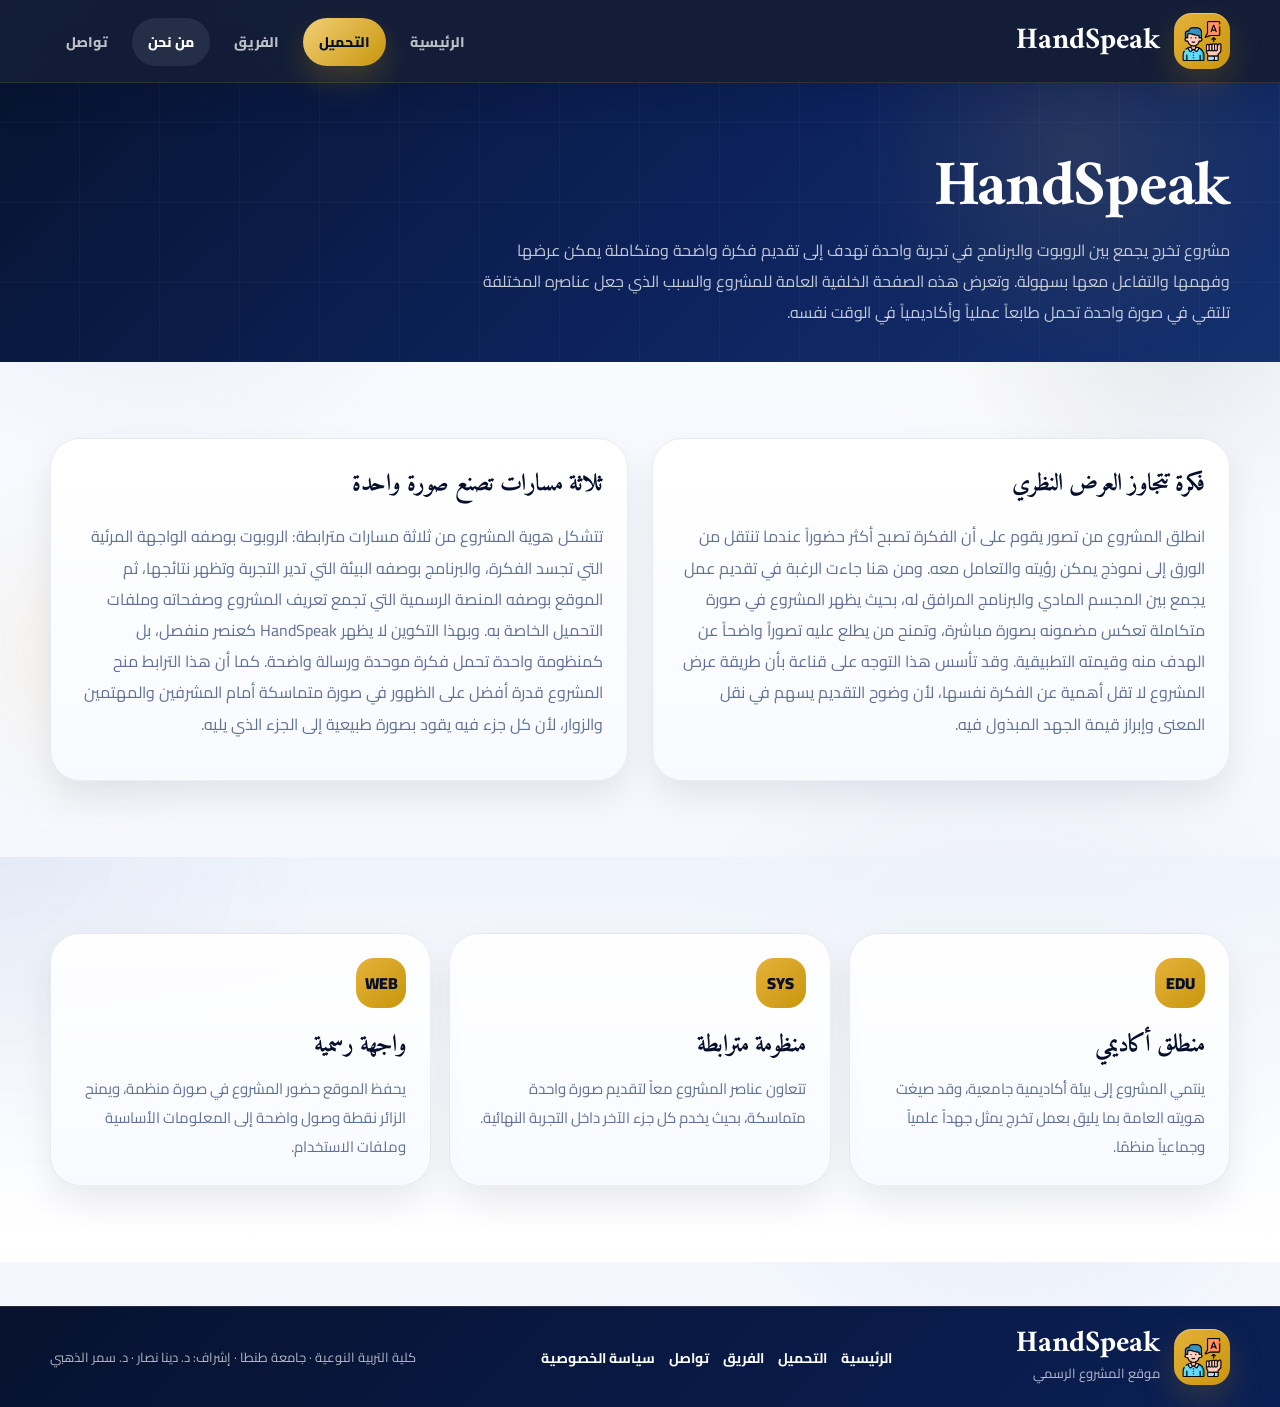
<file: about.html>
<!DOCTYPE html>
<html lang="ar" dir="rtl">
<head>
  <meta charset="UTF-8">
  <meta name="viewport" content="width=device-width, initial-scale=1.0">
  <title>عن مشروع HandSpeak | نبذة رسمية عن مترجم لغة الإشارة</title>
  <meta name="description" content="تعرف على مشروع HandSpeak ورؤيته العامة وطبيعة تكوينه بوصفه مشروع تخرج يجمع بين الروبوت والبرنامج والموقع في منظومة واحدة.">
  <link rel="canonical" href="https://handspeak.net/about.html">
  <meta property="og:type" content="article">
  <meta property="og:title" content="عن مشروع HandSpeak">
  <meta property="og:description" content="نبذة رسمية عن مشروع HandSpeak ورؤيته العامة وطبيعة تكوينه والهوية الأكاديمية التي ينطلق منها.">
  <meta property="og:url" content="https://handspeak.net/about.html">
  <meta property="og:image" content="https://handspeak.net/assets/brand-icon.png">
  <link rel="preconnect" href="https://fonts.googleapis.com">
  <link rel="preconnect" href="https://fonts.gstatic.com" crossorigin>
  <link href="https://fonts.googleapis.com/css2?family=Cairo:wght@400;500;600;700;800;900&family=Amiri:wght@400;700&display=swap" rel="stylesheet">
  <link rel="icon" type="image/png" href="assets/brand-icon.png">
  <link rel="stylesheet" href="assets/site.css">
</head>
<body data-page="about">
  <div id="site-header"></div>

  <main>
    <section class="page-hero">
      <div class="container">
        <span class="page-kicker">عن المشروع</span>
        <h1 class="page-title reveal">HandSpeak</h1>
        <p class="page-lead reveal">مشروع تخرج يجمع بين الروبوت والبرنامج في تجربة واحدة تهدف إلى تقديم فكرة واضحة ومتكاملة يمكن عرضها وفهمها والتفاعل معها بسهولة. وتعرض هذه الصفحة الخلفية العامة للمشروع والسبب الذي جعل عناصره المختلفة تلتقي في صورة واحدة تحمل طابعاً عملياً وأكاديمياً في الوقت نفسه.</p>
      </div>
    </section>

    <section class="section">
      <div class="container split">
        <div class="story-panel reveal">
          <span class="eyebrow">الرؤية</span>
          <h3>فكرة تتجاوز العرض النظري</h3>
          <p>انطلق المشروع من تصور يقوم على أن الفكرة تصبح أكثر حضوراً عندما تنتقل من الورق إلى نموذج يمكن رؤيته والتعامل معه. ومن هنا جاءت الرغبة في تقديم عمل يجمع بين المجسم المادي والبرنامج المرافق له، بحيث يظهر المشروع في صورة متكاملة تعكس مضمونه بصورة مباشرة، وتمنح من يطلع عليه تصوراً واضحاً عن الهدف منه وقيمته التطبيقية. وقد تأسس هذا التوجه على قناعة بأن طريقة عرض المشروع لا تقل أهمية عن الفكرة نفسها، لأن وضوح التقديم يسهم في نقل المعنى وإبراز قيمة الجهد المبذول فيه.</p>
        </div>

        <div class="feature-panel reveal">
          <span class="eyebrow">البنية العامة</span>
          <h3>ثلاثة مسارات تصنع صورة واحدة</h3>
          <p>تتشكل هوية المشروع من ثلاثة مسارات مترابطة: الروبوت بوصفه الواجهة المرئية التي تجسد الفكرة، والبرنامج بوصفه البيئة التي تدير التجربة وتظهر نتائجها، ثم الموقع بوصفه المنصة الرسمية التي تجمع تعريف المشروع وصفحاته وملفات التحميل الخاصة به. وبهذا التكوين لا يظهر HandSpeak كعنصر منفصل، بل كمنظومة واحدة تحمل فكرة موحدة ورسالة واضحة. كما أن هذا الترابط منح المشروع قدرة أفضل على الظهور في صورة متماسكة أمام المشرفين والمهتمين والزوار، لأن كل جزء فيه يقود بصورة طبيعية إلى الجزء الذي يليه.</p>
        </div>
      </div>
    </section>

    <section class="section surface">
      <div class="container">
        <div class="cards-grid">
          <article class="card reveal">
            <div class="card-badge">EDU</div>
            <h3>منطلق أكاديمي</h3>
            <p>ينتمي المشروع إلى بيئة أكاديمية جامعية، وقد صيغت هويته العامة بما يليق بعمل تخرج يمثل جهداً علمياً وجماعياً منظمًا.</p>
          </article>
          <article class="card reveal">
            <div class="card-badge">SYS</div>
            <h3>منظومة مترابطة</h3>
            <p>تتعاون عناصر المشروع معاً لتقديم صورة واحدة متماسكة، بحيث يخدم كل جزء الآخر داخل التجربة النهائية.</p>
          </article>
          <article class="card reveal">
            <div class="card-badge">WEB</div>
            <h3>واجهة رسمية</h3>
            <p>يحفظ الموقع حضور المشروع في صورة منظمة، ويمنح الزائر نقطة وصول واضحة إلى المعلومات الأساسية وملفات الاستخدام.</p>
          </article>
        </div>
      </div>
    </section>
  </main>

  <div id="site-footer"></div>

  <script src="assets/site.js"></script>
</body>
</html>
</file>
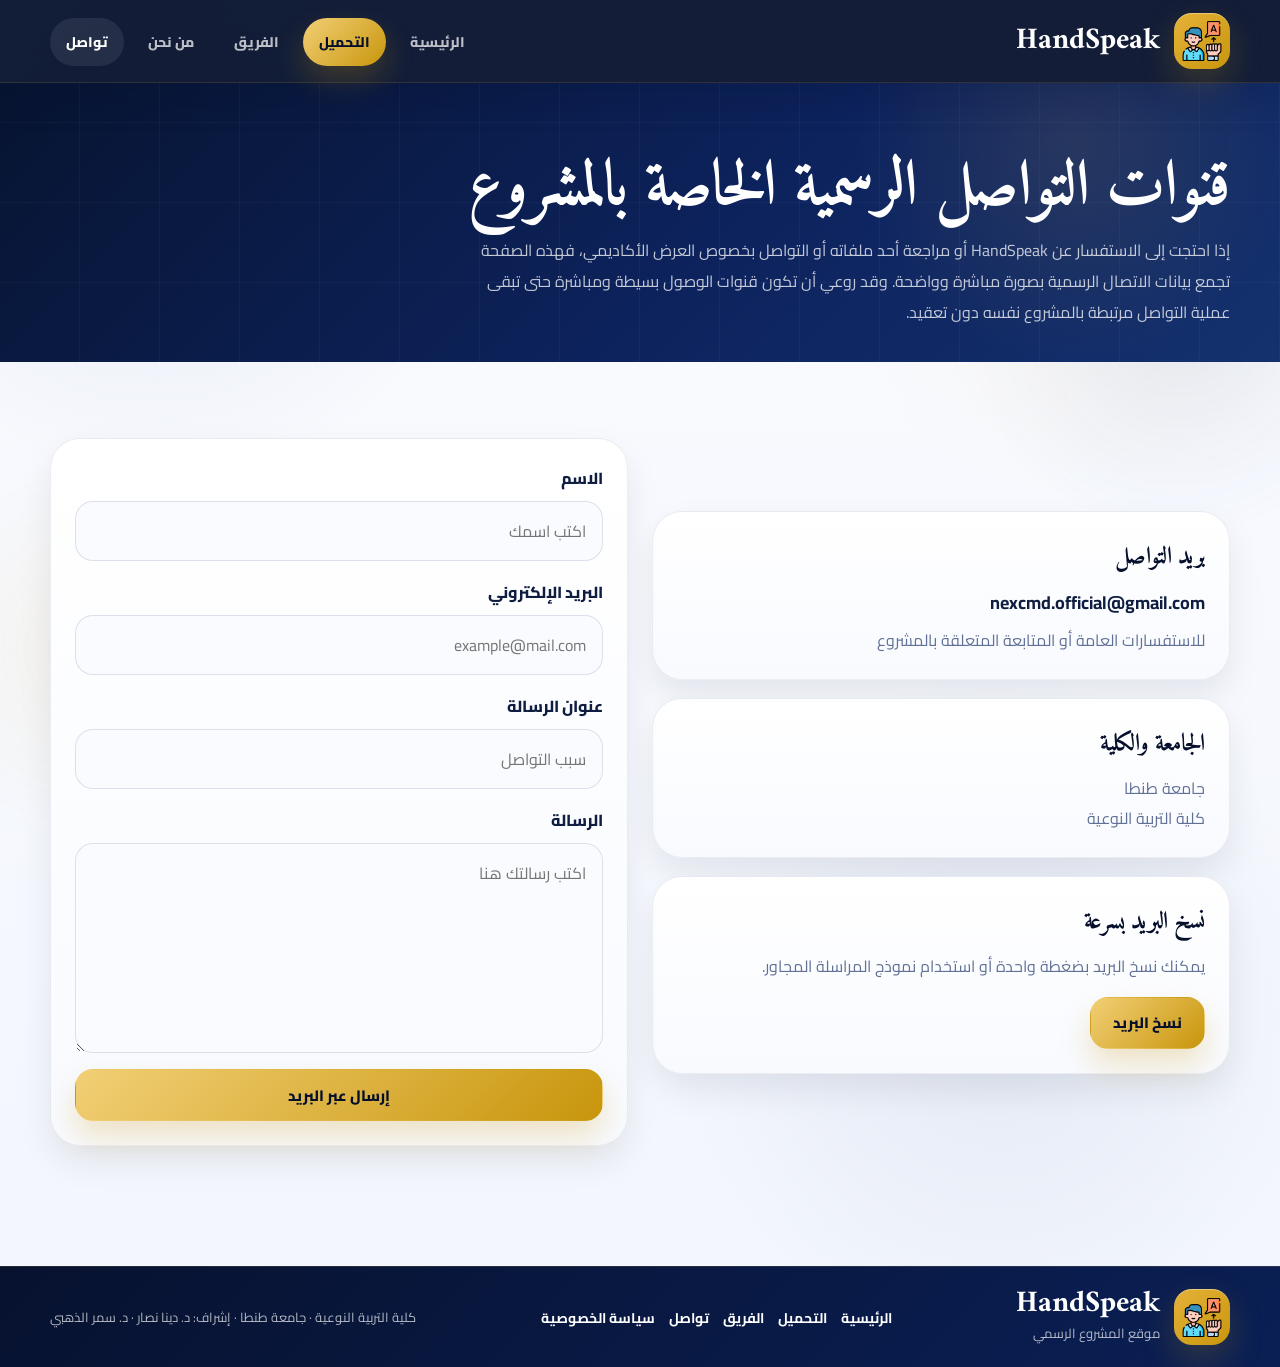
<file: contact.html>
<!DOCTYPE html>
<html lang="ar" dir="rtl">
<head>
  <meta charset="UTF-8">
  <meta name="viewport" content="width=device-width, initial-scale=1.0">
  <title>تواصل مع HandSpeak | الصفحة الرسمية للتواصل</title>
  <meta name="description" content="تواصل مع مشروع HandSpeak من خلال الصفحة الرسمية التي تضم البريد المعتمد وروابط الجامعة والكلية ونموذج مراسلة مباشر.">
  <link rel="canonical" href="https://handspeak.net/contact.html">
  <meta property="og:type" content="website">
  <meta property="og:title" content="تواصل مع مشروع HandSpeak">
  <meta property="og:description" content="صفحة التواصل الرسمية الخاصة بمشروع HandSpeak وتضم البريد المعتمد وروابط الجامعة والكلية.">
  <meta property="og:url" content="https://handspeak.net/contact.html">
  <meta property="og:image" content="https://handspeak.net/assets/brand-icon.png">
  <link rel="preconnect" href="https://fonts.googleapis.com">
  <link rel="preconnect" href="https://fonts.gstatic.com" crossorigin>
  <link href="https://fonts.googleapis.com/css2?family=Cairo:wght@400;500;600;700;800;900&family=Amiri:wght@400;700&display=swap" rel="stylesheet">
  <link rel="icon" type="image/png" href="assets/brand-icon.png">
  <link rel="stylesheet" href="assets/site.css">
</head>
<body data-page="contact">
  <div id="site-header"></div>

  <main>
    <section class="page-hero">
      <div class="container">
        <span class="page-kicker">تواصل معنا</span>
        <h1 class="page-title reveal">قنوات التواصل الرسمية الخاصة بالمشروع</h1>
        <p class="page-lead reveal">إذا احتجت إلى الاستفسار عن HandSpeak أو مراجعة أحد ملفاته أو التواصل بخصوص العرض الأكاديمي، فهذه الصفحة تجمع بيانات الاتصال الرسمية بصورة مباشرة وواضحة. وقد روعي أن تكون قنوات الوصول بسيطة ومباشرة حتى تبقى عملية التواصل مرتبطة بالمشروع نفسه دون تعقيد.</p>
      </div>
    </section>

    <section class="section">
      <div class="container contact-grid">
        <div class="contact-cards">
          <article class="contact-card reveal">
            <h3>بريد التواصل</h3>
            <strong>nexcmd.official@gmail.com</strong>
            <span>للاستفسارات العامة أو المتابعة المتعلقة بالمشروع</span>
          </article>
          <article class="contact-card reveal">
            <h3>الجامعة والكلية</h3>
            <a href="https://tanta.edu.eg/" target="_blank" rel="noreferrer">جامعة طنطا</a>
            <br>
            <a href="https://spe.tanta.edu.eg/" target="_blank" rel="noreferrer">كلية التربية النوعية</a>
          </article>
          <article class="contact-card reveal">
            <h3>نسخ البريد بسرعة</h3>
            <span>يمكنك نسخ البريد بضغطة واحدة أو استخدام نموذج المراسلة المجاور.</span>
            <div style="margin-top:16px;">
              <button class="button button-primary" type="button" data-copy-mail="nexcmd.official@gmail.com">نسخ البريد</button>
            </div>
          </article>
        </div>

        <form class="contact-form reveal" id="contactForm">
          <div class="field">
            <label for="name">الاسم</label>
            <input id="name" name="name" type="text" placeholder="اكتب اسمك">
          </div>
          <div class="field">
            <label for="email">البريد الإلكتروني</label>
            <input id="email" name="email" type="email" placeholder="example@mail.com">
          </div>
          <div class="field">
            <label for="subject">عنوان الرسالة</label>
            <input id="subject" name="subject" type="text" placeholder="سبب التواصل">
          </div>
          <div class="field">
            <label for="message">الرسالة</label>
            <textarea id="message" name="message" rows="6" placeholder="اكتب رسالتك هنا"></textarea>
          </div>
          <button class="button button-primary" type="submit">إرسال عبر البريد</button>
        </form>
      </div>
    </section>
  </main>

  <div id="site-footer"></div>

  <script src="assets/site.js"></script>
</body>
</html>
</file>
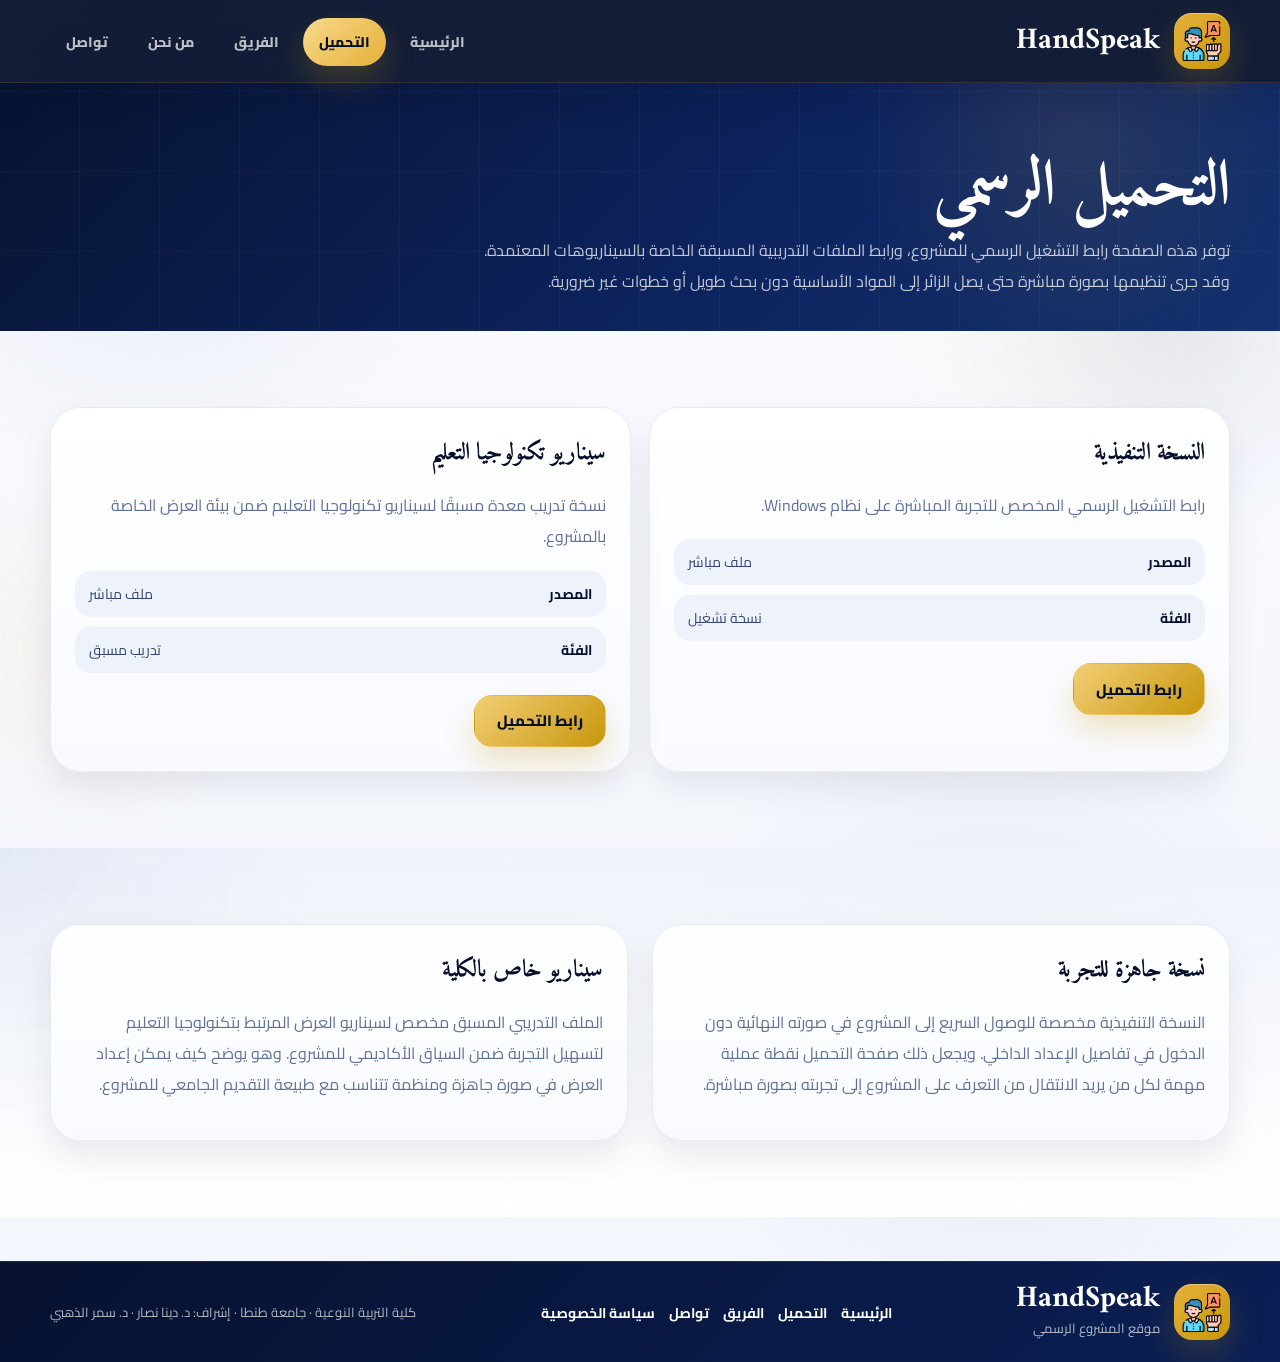
<file: downloads.html>
<!DOCTYPE html>
<html lang="ar" dir="rtl">
<head>
  <meta charset="UTF-8">
  <meta name="viewport" content="width=device-width, initial-scale=1.0">
  <title>تحميل HandSpeak | التطبيق والسيناريوهات الرسمية</title>
  <meta name="description" content="حمّل التطبيق الرسمي لمشروع HandSpeak وسيناريوهات العرض المعتمدة من خلال صفحة التحميل الرسمية على موقع handspeak.net.">
  <link rel="canonical" href="https://handspeak.net/downloads.html">
  <meta property="og:type" content="website">
  <meta property="og:title" content="تحميل HandSpeak">
  <meta property="og:description" content="صفحة التحميل الرسمية للتطبيق والسيناريوهات المعتمدة في مشروع HandSpeak.">
  <meta property="og:url" content="https://handspeak.net/downloads.html">
  <meta property="og:image" content="https://handspeak.net/assets/brand-icon.png">
  <link rel="preconnect" href="https://fonts.googleapis.com">
  <link rel="preconnect" href="https://fonts.gstatic.com" crossorigin>
  <link href="https://fonts.googleapis.com/css2?family=Cairo:wght@400;500;600;700;800;900&family=Amiri:wght@400;700&display=swap" rel="stylesheet">
  <link rel="icon" type="image/png" href="assets/brand-icon.png">
  <link rel="stylesheet" href="assets/site.css">
</head>
<body data-page="downloads">
  <div id="site-header"></div>

  <main>
    <section class="page-hero">
      <div class="container">
        <span class="page-kicker">التحميل</span>
        <h1 class="page-title reveal">التحميل الرسمي</h1>
        <p class="page-lead reveal">توفر هذه الصفحة رابط التشغيل الرسمي للمشروع، ورابط الملفات التدريبية المسبقة الخاصة بالسيناريوهات المعتمدة. وقد جرى تنظيمها بصورة مباشرة حتى يصل الزائر إلى المواد الأساسية دون بحث طويل أو خطوات غير ضرورية.</p>
      </div>
    </section>

    <section class="section">
      <div class="container">
        <div class="download-grid">
          <article class="download-card reveal">
            <h3>النسخة التنفيذية</h3>
            <p>رابط التشغيل الرسمي المخصص للتجربة المباشرة على نظام Windows.</p>
            <div class="download-meta">
              <span><strong>المصدر</strong>ملف مباشر</span>
              <span><strong>الفئة</strong>نسخة تشغيل</span>
            </div>
            <a class="button button-primary" href="downloads/HandSpeakSetup.zip" download>رابط التحميل</a>
          </article>

          <article class="download-card reveal">
            <h3>سيناريو تكنولوجيا التعليم</h3>
            <p>نسخة تدريب معدة مسبقًا لسيناريو تكنولوجيا التعليم ضمن بيئة العرض الخاصة بالمشروع.</p>
            <div class="download-meta">
              <span><strong>المصدر</strong>ملف مباشر</span>
              <span><strong>الفئة</strong>تدريب مسبق</span>
            </div>
            <a class="button button-primary" href="downloads/LOCKED.txt" download>رابط التحميل</a>
          </article>
        </div>
      </div>
    </section>

    <section class="section surface">
      <div class="container split">
        <div class="fact-panel reveal">
          <span class="eyebrow">التشغيل</span>
          <h3>نسخة جاهزة للتجربة</h3>
          <p>النسخة التنفيذية مخصصة للوصول السريع إلى المشروع في صورته النهائية دون الدخول في تفاصيل الإعداد الداخلي. ويجعل ذلك صفحة التحميل نقطة عملية مهمة لكل من يريد الانتقال من التعرف على المشروع إلى تجربته بصورة مباشرة.</p>
        </div>

        <div class="fact-panel reveal">
          <span class="eyebrow">التدريب المسبق</span>
          <h3>سيناريو خاص بالكلية</h3>
          <p>الملف التدريبي المسبق مخصص لسيناريو العرض المرتبط بتكنولوجيا التعليم لتسهيل التجربة ضمن السياق الأكاديمي للمشروع. وهو يوضح كيف يمكن إعداد العرض في صورة جاهزة ومنظمة تتناسب مع طبيعة التقديم الجامعي للمشروع.</p>
        </div>
      </div>
    </section>
  </main>

  <div id="site-footer"></div>

  <script src="assets/site.js"></script>
</body>
</html>
</file>
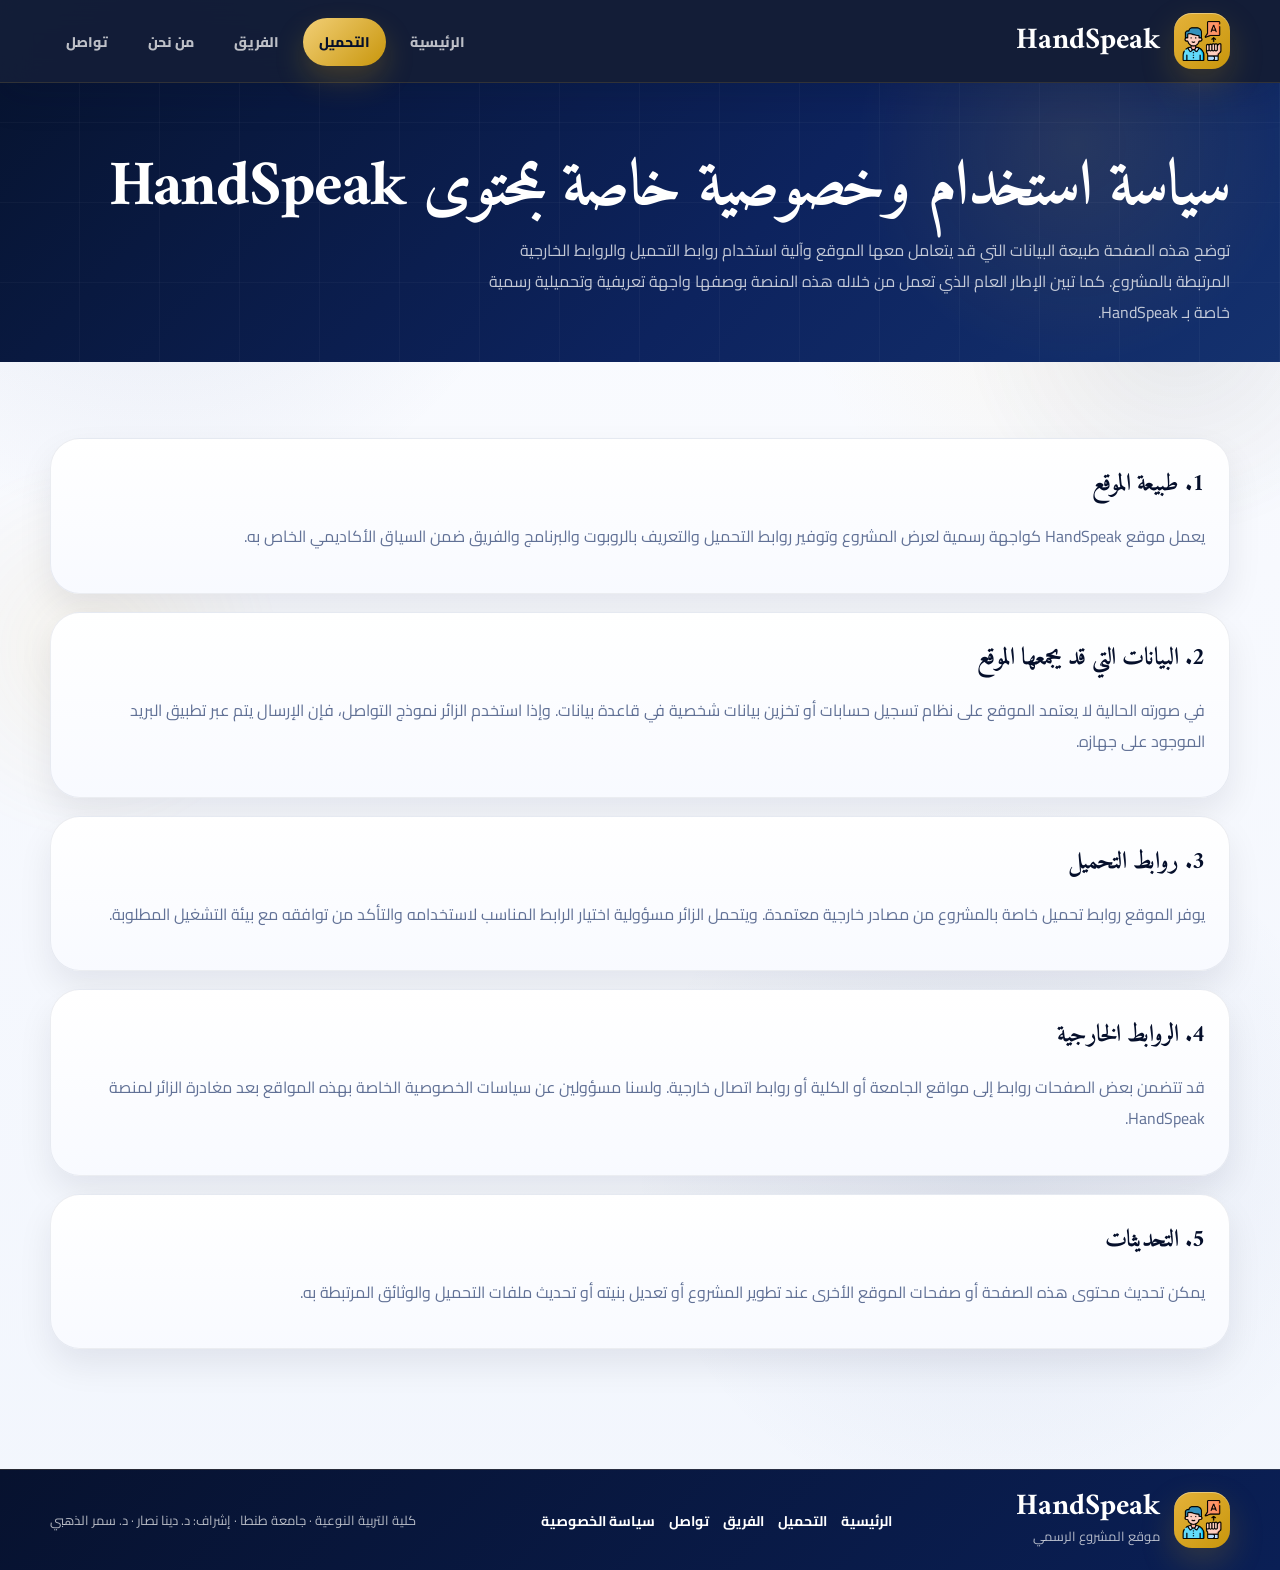
<file: privacy.html>
<!DOCTYPE html>
<html lang="ar" dir="rtl">
<head>
  <meta charset="UTF-8">
  <meta name="viewport" content="width=device-width, initial-scale=1.0">
  <title>سياسة الخصوصية | HandSpeak</title>
  <meta name="description" content="اطلع على سياسة الخصوصية الخاصة بموقع HandSpeak وطبيعة روابط التحميل والروابط الخارجية ووسائل التواصل المرتبطة بالمشروع.">
  <link rel="canonical" href="https://handspeak.net/privacy.html">
  <meta property="og:type" content="article">
  <meta property="og:title" content="سياسة الخصوصية في HandSpeak">
  <meta property="og:description" content="سياسة الخصوصية الخاصة بموقع HandSpeak وصفحات التحميل والعرض والروابط المرتبطة به.">
  <meta property="og:url" content="https://handspeak.net/privacy.html">
  <meta property="og:image" content="https://handspeak.net/assets/brand-icon.png">
  <link rel="preconnect" href="https://fonts.googleapis.com">
  <link rel="preconnect" href="https://fonts.gstatic.com" crossorigin>
  <link href="https://fonts.googleapis.com/css2?family=Cairo:wght@400;500;600;700;800;900&family=Amiri:wght@400;700&display=swap" rel="stylesheet">
  <link rel="icon" type="image/png" href="assets/brand-icon.png">
  <link rel="stylesheet" href="assets/site.css">
</head>
<body data-page="privacy">
  <div id="site-header"></div>

  <main>
    <section class="page-hero">
      <div class="container">
        <span class="page-kicker">سياسة الخصوصية</span>
        <h1 class="page-title reveal">سياسة استخدام وخصوصية خاصة بمحتوى HandSpeak</h1>
        <p class="page-lead reveal">توضح هذه الصفحة طبيعة البيانات التي قد يتعامل معها الموقع وآلية استخدام روابط التحميل والروابط الخارجية المرتبطة بالمشروع. كما تبين الإطار العام الذي تعمل من خلاله هذه المنصة بوصفها واجهة تعريفية وتحميلية رسمية خاصة بـ HandSpeak.</p>
      </div>
    </section>

    <section class="section">
      <div class="container policy-layout">
        <article class="policy-card reveal">
          <h3>1. طبيعة الموقع</h3>
          <p>يعمل موقع HandSpeak كواجهة رسمية لعرض المشروع وتوفير روابط التحميل والتعريف بالروبوت والبرنامج والفريق ضمن السياق الأكاديمي الخاص به.</p>
        </article>
        <article class="policy-card reveal">
          <h3>2. البيانات التي قد يجمعها الموقع</h3>
          <p>في صورته الحالية لا يعتمد الموقع على نظام تسجيل حسابات أو تخزين بيانات شخصية في قاعدة بيانات. وإذا استخدم الزائر نموذج التواصل، فإن الإرسال يتم عبر تطبيق البريد الموجود على جهازه.</p>
        </article>
        <article class="policy-card reveal">
          <h3>3. روابط التحميل</h3>
          <p>يوفر الموقع روابط تحميل خاصة بالمشروع من مصادر خارجية معتمدة. ويتحمل الزائر مسؤولية اختيار الرابط المناسب لاستخدامه والتأكد من توافقه مع بيئة التشغيل المطلوبة.</p>
        </article>
        <article class="policy-card reveal">
          <h3>4. الروابط الخارجية</h3>
          <p>قد تتضمن بعض الصفحات روابط إلى مواقع الجامعة أو الكلية أو روابط اتصال خارجية. ولسنا مسؤولين عن سياسات الخصوصية الخاصة بهذه المواقع بعد مغادرة الزائر لمنصة HandSpeak.</p>
        </article>
        <article class="policy-card reveal">
          <h3>5. التحديثات</h3>
          <p>يمكن تحديث محتوى هذه الصفحة أو صفحات الموقع الأخرى عند تطوير المشروع أو تعديل بنيته أو تحديث ملفات التحميل والوثائق المرتبطة به.</p>
        </article>
      </div>
    </section>
  </main>

  <div id="site-footer"></div>

  <script src="assets/site.js"></script>
</body>
</html>
</file>
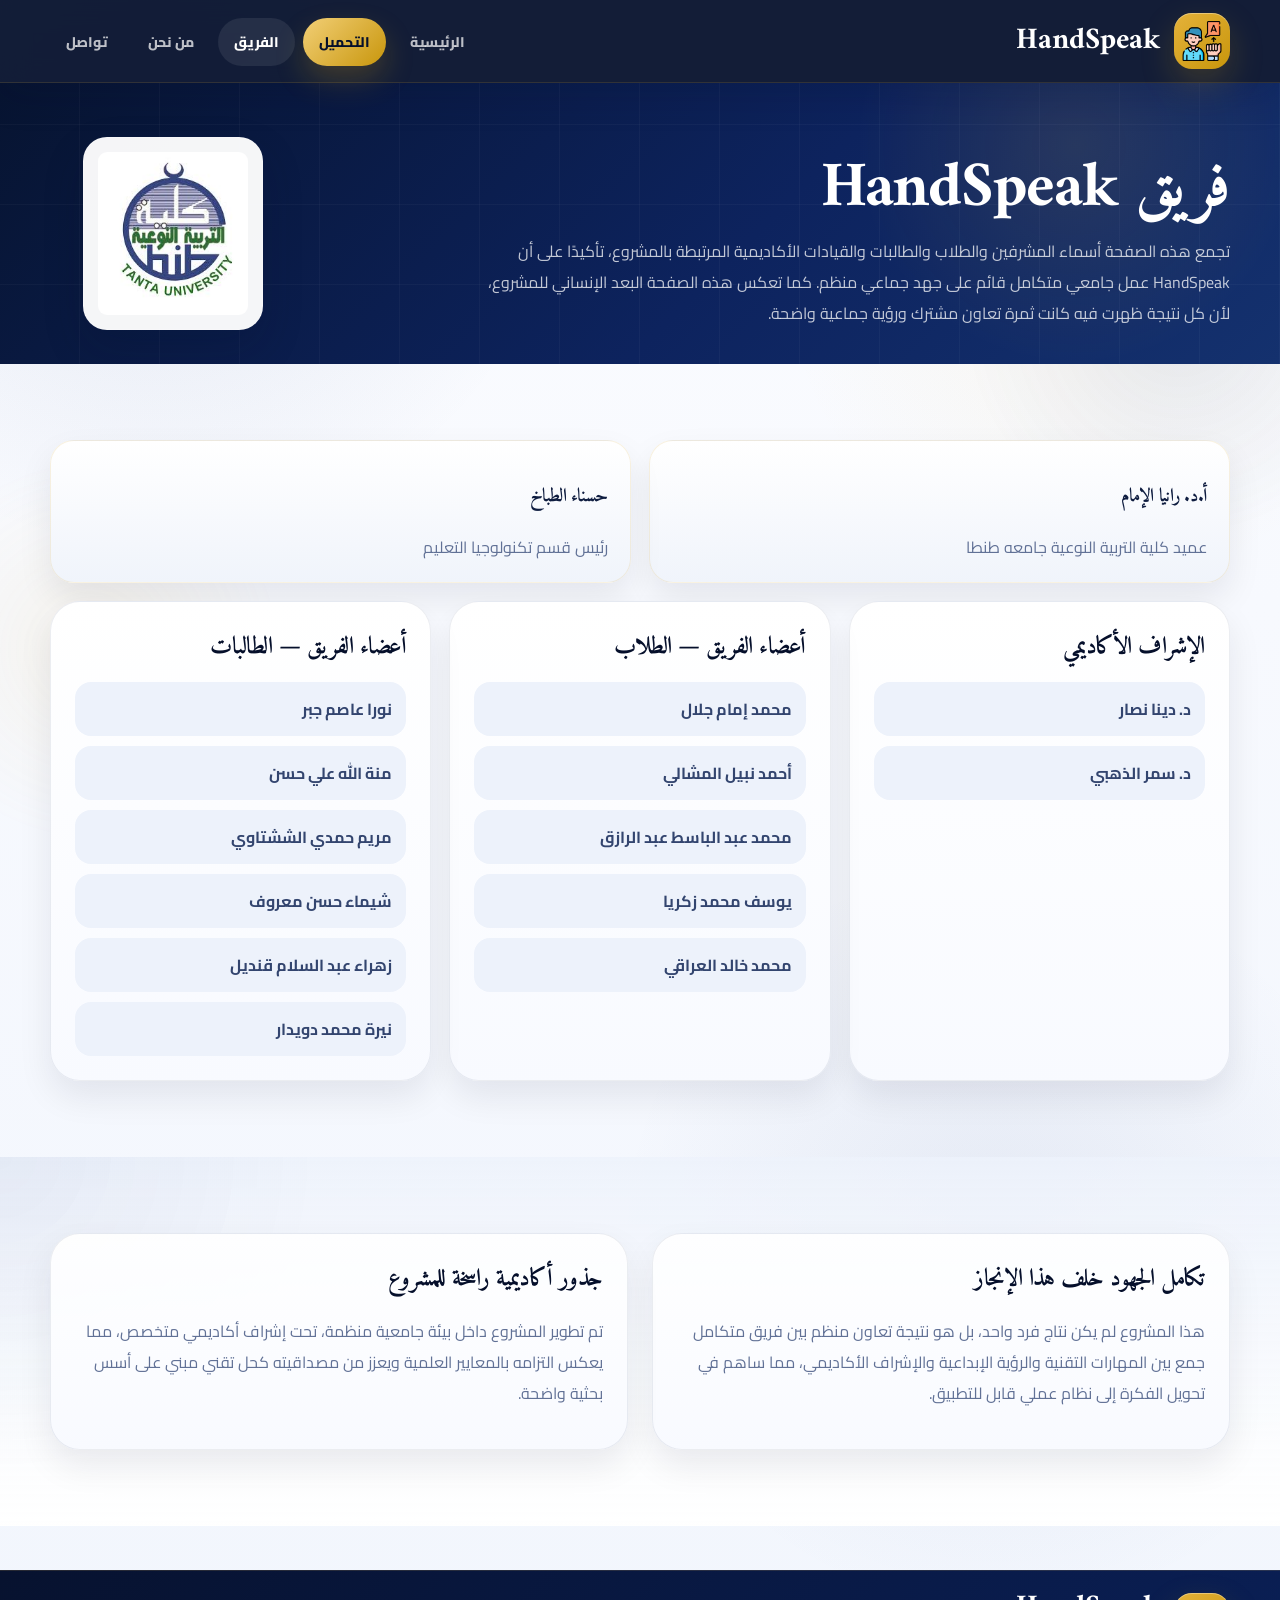
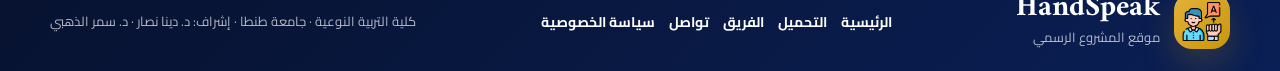
<file: team.html>
<!DOCTYPE html>
<html lang="ar" dir="rtl">
<head>
  <meta charset="UTF-8">
  <meta name="viewport" content="width=device-width, initial-scale=1.0">
  <title>فريق HandSpeak | المشرفون وأعضاء المشروع</title>
  <meta name="description" content="تعرف على فريق مشروع HandSpeak والمشرفين عليه والهوية الأكاديمية التي ينطلق منها المشروع داخل كلية التربية النوعية جامعة طنطا.">
  <link rel="canonical" href="https://handspeak.net/team.html">
  <meta property="og:type" content="article">
  <meta property="og:title" content="فريق مشروع HandSpeak">
  <meta property="og:description" content="صفحة المشرفين وأعضاء الفريق والهوية الأكاديمية الخاصة بمشروع HandSpeak.">
  <meta property="og:url" content="https://handspeak.net/team.html">
  <meta property="og:image" content="https://handspeak.net/assets/brand-icon.png">
  <link rel="preconnect" href="https://fonts.googleapis.com">
  <link rel="preconnect" href="https://fonts.gstatic.com" crossorigin>
  <link href="https://fonts.googleapis.com/css2?family=Cairo:wght@400;500;600;700;800;900&family=Amiri:wght@400;700&display=swap" rel="stylesheet">
  <link rel="icon" type="image/png" href="assets/brand-icon.png">
  <link rel="stylesheet" href="assets/site.css">
</head>
<body data-page="team">
  <div id="site-header"></div>

  <main>
    <section class="page-hero">
      <div class="container team-hero-layout">
        <div class="team-hero-copy">
          <span class="page-kicker">الهوية الأكاديمية للمشروع</span>
          <h1 class="page-title reveal">فريق HandSpeak</h1>
          <p class="page-lead reveal">تجمع هذه الصفحة أسماء المشرفين والطلاب والطالبات والقيادات الأكاديمية المرتبطة بالمشروع، تأكيدًا على أن HandSpeak عمل جامعي متكامل قائم على جهد جماعي منظم. كما تعكس هذه الصفحة البعد الإنساني للمشروع، لأن كل نتيجة ظهرت فيه كانت ثمرة تعاون مشترك ورؤية جماعية واضحة.</p>
        </div>
        <div class="team-hero-logo reveal">
          <img src="assets/faculty-logo.jpeg" alt="شعار كلية التربية النوعية جامعة طنطا">
        </div>
      </div>
    </section>

    <section class="section">
      <div class="container">
        <div class="leadership-strip reveal">
          <article class="leadership-item">
            <h3>أ.د. رانيا الإمام</h3>
            <p>عميد كلية التربية النوعية جامعه طنطا</p>
          </article>
          <article class="leadership-item">
            <h3>حسناء الطباخ</h3>
            <p>رئيس قسم تكنولوجيا التعليم</p>
          </article>
        </div>

        <div class="team-grid">
          <article class="team-card reveal">
            <h3>الإشراف الأكاديمي</h3>
            <ul>
              <li>د. دينا نصار</li>
              <li>د. سمر الذهبي</li>
            </ul>
          </article>

          <article class="team-card reveal">
            <h3>أعضاء الفريق — الطلاب</h3>
            <ul>
              <li>محمد إمام جلال</li>
              <li>أحمد نبيل المشالي</li>
              <li>محمد عبد الباسط عبد الرازق</li>
              <li>يوسف محمد زكريا</li>
              <li>محمد خالد العراقي</li>
            </ul>
          </article>

          <article class="team-card reveal">
            <h3>أعضاء الفريق — الطالبات</h3>
            <ul>
              <li>نورا عاصم جبر</li>
              <li>منة الله علي حسن</li>
              <li>مريم حمدي الششتاوي</li>
              <li>شيماء حسن معروف</li>
              <li>زهراء عبد السلام قنديل</li>
			  <li>نيرة محمد دويدار</li>
            </ul>
          </article>
        </div>
      </div>
    </section>

    <section class="section surface">
      <div class="container split">
        <div class="story-panel reveal">
          <span class="eyebrow">قيمة هذه الصفحة</span>
          <h3>تكامل الجهود خلف هذا الإنجاز</h3>
          <p>هذا المشروع لم يكن نتاج فرد واحد، بل هو نتيجة تعاون منظم بين فريق متكامل جمع بين المهارات التقنية والرؤية الإبداعية والإشراف الأكاديمي، مما ساهم في تحويل الفكرة إلى نظام عملي قابل للتطبيق.</p>
        </div>

        <div class="feature-panel reveal">
          <span class="eyebrow">السياق الأكاديمي</span>
          <h3>جذور أكاديمية راسخة للمشروع</h3>
          <p>تم تطوير المشروع داخل بيئة جامعية منظمة، تحت إشراف أكاديمي متخصص، مما يعكس التزامه بالمعايير العلمية ويعزز من مصداقيته كحل تقني مبني على أسس بحثية واضحة.</p>
        </div>
      </div>
    </section>
  </main>

  <div id="site-footer"></div>

  <script src="assets/site.js"></script>
</body>
</html>
</file>
<file: assets/site.css>
:root {
  --navy: #050f2b;
  --navy-2: #0a1f55;
  --navy-3: #15357f;
  --gold: #c8960c;
  --gold-2: #e5b23a;
  --gold-3: #f2cf76;
  --surface: #f5f7fc;
  --surface-2: #edf2fb;
  --surface-3: #e2eaf8;
  --white: #ffffff;
  --ink: #0f1d40;
  --ink-2: #33456f;
  --muted: #617196;
  --muted-2: #8d99b3;
  --line: rgba(10, 31, 85, 0.1);
  --line-strong: rgba(200, 150, 12, 0.18);
  --shadow-sm: 0 16px 34px rgba(5, 15, 43, 0.08);
  --shadow: 0 24px 64px rgba(5, 15, 43, 0.12);
  --shadow-lg: 0 34px 88px rgba(5, 15, 43, 0.18);
  --radius-sm: 14px;
  --radius: 24px;
  --radius-lg: 36px;
  --container: 1180px;
}

*,
*::before,
*::after {
  box-sizing: border-box;
}

html {
  scroll-behavior: smooth;
}

body {
  margin: 0;
  font-family: "Cairo", sans-serif;
  color: var(--ink);
  background:
    radial-gradient(circle at 12% 8%, rgba(21, 53, 127, 0.1), transparent 22%),
    radial-gradient(circle at 86% 16%, rgba(229, 178, 58, 0.08), transparent 18%),
    radial-gradient(circle at 78% 74%, rgba(21, 53, 127, 0.07), transparent 24%),
    linear-gradient(180deg, #fcfdff 0%, #f7f9fe 36%, #f2f6fd 100%);
  overflow-x: hidden;
}

body::before,
body::after {
  content: "";
  position: fixed;
  inset: auto;
  pointer-events: none;
  z-index: -1;
}

body::before {
  width: 420px;
  height: 420px;
  top: 110px;
  right: -110px;
  border-radius: 50%;
  background: radial-gradient(circle, rgba(21, 53, 127, 0.08) 0%, rgba(21, 53, 127, 0.03) 42%, transparent 74%);
  filter: blur(8px);
}

body::after {
  width: 360px;
  height: 360px;
  left: -90px;
  bottom: 70px;
  border-radius: 50%;
  background: radial-gradient(circle, rgba(229, 178, 58, 0.09) 0%, rgba(229, 178, 58, 0.03) 46%, transparent 76%);
  filter: blur(10px);
}

body.menu-open {
  overflow: hidden;
}

a {
  color: inherit;
  text-decoration: none;
}

button,
input,
textarea {
  font: inherit;
}

img {
  max-width: 100%;
  display: block;
}

.container {
  width: min(var(--container), calc(100% - 32px));
  margin: 0 auto;
}

.viewer-canvas {
  width: 100%;
  height: 100%;
  position: relative;
  cursor: grab;
  touch-action: none;
}

.viewer-canvas canvas {
  width: 100% !important;
  height: 100% !important;
  display: block;
}

.viewer-canvas.is-dragging {
  cursor: grabbing;
}

.site-header {
  position: sticky;
  top: 0;
  z-index: 60;
  background: rgba(5, 15, 43, 0.94);
  backdrop-filter: blur(14px);
  border-bottom: 1px solid rgba(229, 178, 58, 0.14);
  box-shadow: 0 14px 36px rgba(5, 15, 43, 0.16);
}

.site-header .container {
  min-height: 82px;
  display: flex;
  align-items: center;
  justify-content: space-between;
  gap: 22px;
}

.brand,
.footer-brand-inline {
  display: inline-flex;
  align-items: center;
  gap: 14px;
}

.brand-mark {
  width: 56px;
  height: 56px;
  border-radius: 18px;
  background: linear-gradient(135deg, var(--gold-2), var(--gold));
  box-shadow: inset 0 1px 0 rgba(255, 255, 255, 0.34), 0 14px 34px rgba(200, 150, 12, 0.22);
  display: grid;
  place-items: center;
  overflow: hidden;
}

.brand-mark img {
  width: 70%;
  height: 70%;
  object-fit: contain;
}

.brand-text,
.footer-brand-text {
  display: grid;
  gap: 2px;
}

.brand-title,
.footer-brand-text strong {
  color: var(--white);
  font-family: "Amiri", serif;
  font-size: 30px;
  font-weight: 700;
  line-height: 1;
}

.brand-subtitle,
.footer-brand-text span {
  color: rgba(255, 255, 255, 0.6);
  font-size: 12px;
}

.site-nav {
  display: flex;
  align-items: center;
}

.site-nav ul {
  list-style: none;
  display: flex;
  align-items: center;
  gap: 8px;
  margin: 0;
  padding: 0;
}

.site-nav a {
  color: rgba(255, 255, 255, 0.72);
  padding: 11px 16px;
  border-radius: 999px;
  font-size: 14px;
  font-weight: 800;
  transition: 0.2s ease;
}

.site-nav a:hover,
.site-nav a.is-active {
  color: var(--white);
  background: rgba(255, 255, 255, 0.08);
}

.site-nav .cta-link {
  color: var(--navy);
  background: linear-gradient(135deg, var(--gold-3), var(--gold));
  box-shadow: 0 14px 30px rgba(200, 150, 12, 0.24);
}

.site-nav .cta-link:hover,
.site-nav .cta-link.is-active {
  color: var(--navy);
  background: linear-gradient(135deg, #f8d88b, var(--gold-2));
}

.menu-toggle {
  display: none;
  width: 48px;
  height: 48px;
  border: 0;
  border-radius: 16px;
  background: rgba(255, 255, 255, 0.08);
  color: var(--white);
}

.menu-toggle span,
.menu-toggle::before,
.menu-toggle::after {
  content: "";
  display: block;
  width: 20px;
  height: 2px;
  border-radius: 4px;
  background: currentColor;
  margin: 5px auto;
  transition: 0.2s ease;
}

.menu-toggle.is-open span {
  opacity: 0;
}

.menu-toggle.is-open::before {
  transform: translateY(7px) rotate(45deg);
}

.menu-toggle.is-open::after {
  transform: translateY(-7px) rotate(-45deg);
}

.hero,
.page-hero {
  position: relative;
  overflow: hidden;
}

.hero {
  padding: 62px 0 42px;
  background:
    radial-gradient(circle at 78% 24%, rgba(229, 178, 58, 0.16), transparent 22%),
    radial-gradient(circle at 18% 18%, rgba(21, 53, 127, 0.28), transparent 20%),
    linear-gradient(135deg, #061230 0%, #0a1f55 54%, #15357f 100%);
}

.hero::before,
.page-hero::before {
  content: "";
  position: absolute;
  inset: 0;
  background:
    repeating-linear-gradient(90deg, transparent, transparent 79px, rgba(255, 255, 255, 0.03) 79px, rgba(255, 255, 255, 0.03) 80px),
    repeating-linear-gradient(0deg, transparent, transparent 79px, rgba(255, 255, 255, 0.03) 79px, rgba(255, 255, 255, 0.03) 80px);
  pointer-events: none;
}

.page-hero {
  padding: 54px 0 34px;
  background:
    radial-gradient(circle at 84% 22%, rgba(229, 178, 58, 0.11), transparent 20%),
    linear-gradient(135deg, #071431 0%, #0d235e 58%, #14316e 100%);
}

.hero-grid {
  display: grid;
  grid-template-columns: minmax(0, 0.92fr) minmax(0, 1.08fr);
  align-items: center;
  gap: 26px;
  position: relative;
  z-index: 1;
}

.hero-copy,
.page-hero .container {
  position: relative;
  z-index: 1;
}

.hero-copy {
  color: var(--white);
}

.eyebrow,
.page-kicker {
  display: none;
}

.hero-title,
.page-title,
.section-title,
.cta-panel h2,
.card h3,
.journey-step h3,
.story-panel h3,
.feature-panel h3,
.fact-panel h3,
.policy-card h3,
.timeline-card h3,
.team-card h3,
.contact-card h3,
.download-card h3,
.leadership-item h3 {
  font-family: "Amiri", serif;
  letter-spacing: -0.02em;
}

.hero-title {
  margin: 18px 0 14px;
  color: var(--white);
  font-size: clamp(42px, 8vw, 92px);
  line-height: 0.95;
}

.hero-title .outline {
  display: block;
  color: transparent;
  -webkit-text-stroke: 1.4px var(--gold-2);
}

.hero-lead,
.page-lead,
.section-lead,
.cta-panel p,
.card p,
.story-panel p,
.feature-panel p,
.fact-panel p,
.policy-card p,
.contact-card p,
.download-card p,
.journey-step p,
.gallery-card p {
  color: var(--muted);
  line-height: 1.95;
}

.hero-lead {
  margin: 0 0 24px;
  max-width: 560px;
  color: rgba(255, 255, 255, 0.76);
  font-size: 17px;
}

.page-title {
  margin: 18px 0 12px;
  color: var(--white);
  font-size: clamp(34px, 5vw, 64px);
  line-height: 1.06;
}

.page-lead,
.section-lead {
  margin: 0;
  max-width: 760px;
  font-size: 16px;
}

.page-lead {
  color: rgba(255, 255, 255, 0.75);
}

.hero-actions,
.page-actions,
.cta-actions {
  display: flex;
  align-items: center;
  gap: 12px;
  flex-wrap: wrap;
}

.hero-pills,
.pill-row,
.badge-row,
.meta-row {
  display: flex;
  align-items: center;
  gap: 10px;
  flex-wrap: wrap;
}

.button {
  display: inline-flex;
  align-items: center;
  justify-content: center;
  min-height: 52px;
  padding: 0 22px;
  border-radius: 18px;
  border: 1px solid transparent;
  font-size: 15px;
  font-weight: 800;
  transition: 0.2s ease;
  cursor: pointer;
}

.button:hover {
  transform: translateY(-2px);
}

.button-primary {
  color: var(--navy);
  background: linear-gradient(135deg, var(--gold-3), var(--gold));
  box-shadow: 0 16px 30px rgba(200, 150, 12, 0.24);
}

.button-secondary,
.button-light {
  color: var(--white);
  background: rgba(255, 255, 255, 0.08);
  border-color: rgba(255, 255, 255, 0.14);
}

.button-light {
  color: var(--navy-2);
  background: var(--white);
  border-color: rgba(10, 31, 85, 0.12);
}

.pill {
  display: inline-flex;
  align-items: center;
  padding: 9px 14px;
  border-radius: 999px;
  background: rgba(255, 255, 255, 0.08);
  border: 1px solid rgba(255, 255, 255, 0.14);
  color: rgba(255, 255, 255, 0.86);
  font-size: 13px;
  font-weight: 800;
}

.hero-robot {
  position: relative;
  min-height: 620px;
}

.hero-robot-frame {
  position: absolute;
  inset: 18px 18px 0 18px;
  border-radius: 40px;
  background: transparent;
  overflow: hidden;
}

.hero-robot::before {
  content: "";
  position: absolute;
  width: 540px;
  height: 540px;
  top: 50%;
  left: 50%;
  transform: translate(-46%, -48%);
  border-radius: 999px;
  background: radial-gradient(circle, rgba(255, 255, 255, 0.16) 0%, rgba(229, 178, 58, 0.12) 26%, rgba(21, 53, 127, 0.24) 48%, rgba(21, 53, 127, 0.04) 66%, transparent 78%);
  pointer-events: none;
}

.hero-robot .viewer-canvas {
  position: absolute;
  inset: 24px 28px 18px 28px;
  z-index: 1;
}

.viewer-loader {
  position: absolute;
  width: 44px;
  height: 44px;
  top: 50%;
  left: 50%;
  margin: -22px 0 0 -22px;
  border-radius: 999px;
  border: 3px solid rgba(255, 255, 255, 0.18);
  border-top-color: rgba(255, 255, 255, 0.92);
  opacity: 0;
  pointer-events: none;
  animation: viewer-spin 0.9s linear infinite;
  transition: opacity 0.2s ease;
  z-index: 3;
}

.viewer-canvas.is-loading .viewer-loader {
  opacity: 1;
}

@keyframes viewer-spin {
  to {
    transform: rotate(360deg);
  }
}

.hero-metrics {
  display: grid;
  grid-template-columns: repeat(4, minmax(0, 1fr));
  gap: 12px;
  margin-top: 26px;
}

.metric-card {
  padding: 16px;
  border-radius: 20px;
  background: rgba(255, 255, 255, 0.9);
  border: 1px solid rgba(229, 178, 58, 0.12);
  box-shadow: var(--shadow-sm);
}

.metric-value {
  color: var(--navy);
  font-size: 20px;
  font-weight: 900;
}

.metric-label {
  margin-top: 4px;
  color: var(--muted);
  font-size: 12px;
}

.viewer-shell {
  position: relative;
  min-height: 520px;
}

.viewer-panel {
  position: absolute;
  inset: 0;
  border-radius: 34px;
  background:
    radial-gradient(circle at top, rgba(255, 255, 255, 0.09), transparent 34%),
    linear-gradient(180deg, #081741 0%, #0d245f 58%, #14316e 100%);
  border: 1px solid rgba(229, 178, 58, 0.14);
  box-shadow: var(--shadow);
  overflow: hidden;
}

.viewer-halo {
  position: absolute;
  width: 72%;
  aspect-ratio: 1;
  top: 50%;
  left: 50%;
  transform: translate(-50%, -50%);
  border-radius: 999px;
  background: radial-gradient(circle, rgba(255, 255, 255, 0.16) 0%, rgba(229, 178, 58, 0.08) 36%, transparent 72%);
  pointer-events: none;
}

.viewer-panel .viewer-canvas {
  position: absolute;
  inset: 0;
  z-index: 1;
}

.viewer-chip,
.floating-card,
.gallery-note {
  display: none;
}

.switcher {
  display: flex;
  gap: 10px;
  flex-wrap: wrap;
  margin: 16px 0 0;
}

.switcher button {
  min-height: 42px;
  padding: 0 16px;
  border-radius: 999px;
  border: 1px solid rgba(10, 31, 85, 0.12);
  background: var(--white);
  color: var(--navy-2);
  font-weight: 800;
  cursor: pointer;
}

.switcher button.is-active {
  background: linear-gradient(135deg, var(--gold-3), var(--gold));
  border-color: transparent;
  color: var(--navy);
}

.section {
  padding: 76px 0;
}

.section.surface,
.section.dark {
  background:
    radial-gradient(circle at top left, rgba(21, 53, 127, 0.05), transparent 24%),
    linear-gradient(180deg, rgba(237, 242, 251, 0.82), rgba(255, 255, 255, 0.98));
}

.section-head {
  display: grid;
  gap: 10px;
  margin-bottom: 30px;
}

.section-head.center {
  text-align: center;
  justify-items: center;
}

.section-title {
  margin: 0;
  color: var(--navy);
  font-size: clamp(30px, 4vw, 48px);
  line-height: 1.1;
}

.section-title.light {
  color: var(--white);
}

.section.dark .section-lead {
  color: var(--muted);
}

.title-divider {
  width: 78px;
  height: 4px;
  border-radius: 999px;
  background: linear-gradient(90deg, var(--gold), var(--gold-3));
}

.cards-grid,
.gallery-grid,
.team-grid {
  display: grid;
  grid-template-columns: repeat(3, minmax(0, 1fr));
  gap: 18px;
}

.card,
.story-panel,
.cta-panel,
.download-card,
.contact-card,
.team-card,
.policy-card,
.fact-panel,
.gallery-card,
.feature-panel,
.timeline-card,
.contact-form {
  border-radius: 30px;
  background:
    linear-gradient(180deg, rgba(255, 255, 255, 0.98), rgba(248, 250, 255, 0.98));
  border: 1px solid rgba(10, 31, 85, 0.08);
  box-shadow: var(--shadow-sm);
}

.card,
.download-card,
.gallery-card,
.contact-form,
.story-panel,
.feature-panel,
.fact-panel,
.policy-card,
.timeline-card,
.team-card,
.contact-card {
  padding: 24px;
}

.card {
  transition: 0.2s ease;
}

.card:hover,
.gallery-card:hover,
.download-card:hover,
.team-card:hover {
  transform: translateY(-4px);
  box-shadow: var(--shadow);
}

.card-badge,
.journey-index {
  width: 50px;
  height: 50px;
  border-radius: 18px;
  background: linear-gradient(135deg, var(--gold-2), var(--gold));
  color: var(--navy);
  display: grid;
  place-items: center;
  font-weight: 900;
  margin-bottom: 16px;
}

.card h3,
.gallery-card h3,
.download-card h3,
.journey-step h3,
.story-panel h3,
.feature-panel h3,
.fact-panel h3,
.policy-card h3,
.team-card h3,
.contact-card h3 {
  margin: 0 0 8px;
  color: var(--navy);
  font-size: 24px;
}

.card p,
.gallery-card p {
  margin: 0;
  font-size: 15px;
}

.split,
.contact-grid {
  display: grid;
  grid-template-columns: minmax(0, 1fr) minmax(0, 1fr);
  gap: 24px;
  align-items: center;
}

.journey {
  display: grid;
  gap: 16px;
}

.journey-step {
  display: grid;
  grid-template-columns: auto 1fr;
  gap: 16px;
  padding: 22px;
  border-radius: 28px;
  background: rgba(255, 255, 255, 0.98);
  border: 1px solid rgba(10, 31, 85, 0.08);
  box-shadow: var(--shadow-sm);
}

.journey-step p {
  margin: 0;
}

.gallery-card {
  padding: 18px;
}

.gallery-stage {
  height: 280px;
  border-radius: 24px;
  background:
    radial-gradient(circle at top, rgba(229, 178, 58, 0.1), transparent 38%),
    linear-gradient(180deg, #081741 0%, #14316e 100%);
  border: 1px solid rgba(229, 178, 58, 0.12);
  overflow: hidden;
  position: relative;
}

.gallery-stage .viewer-canvas {
  position: absolute;
  inset: 0;
}

.download-grid {
  display: grid;
  grid-template-columns: repeat(2, minmax(0, 1fr));
  gap: 18px;
}

.download-meta {
  margin: 18px 0 22px;
  display: grid;
  gap: 10px;
}

.download-meta span {
  display: flex;
  align-items: center;
  justify-content: space-between;
  gap: 16px;
  padding: 10px 14px;
  border-radius: 16px;
  background: var(--surface-2);
  color: var(--ink-2);
  font-size: 14px;
}

.download-meta strong {
  color: var(--navy);
}

.leadership-strip {
  display: grid;
  grid-template-columns: repeat(2, minmax(0, 1fr));
  gap: 18px;
  margin-bottom: 18px;
}

.team-hero-layout {
  display: grid;
  grid-template-columns: minmax(0, 1fr) auto;
  align-items: center;
  gap: 28px;
}

.team-hero-copy {
  position: relative;
  z-index: 1;
}

.team-hero-logo {
  display: flex;
  justify-content: center;
}

.team-hero-logo img {
  width: min(180px, 100%);
  height: auto;
  padding: 14px;
  border-radius: 24px;
  background: rgba(255, 255, 255, 0.96);
  border: 1px solid rgba(255, 255, 255, 0.16);
  box-shadow: 0 18px 40px rgba(5, 15, 43, 0.18);
}

.leadership-item {
  padding: 20px 22px;
  border-radius: 24px;
  background: linear-gradient(180deg, #ffffff, #f0f4fb);
  border: 1px solid rgba(200, 150, 12, 0.12);
  box-shadow: var(--shadow-sm);
}

.leadership-item p {
  margin: 0;
  color: var(--muted);
}

.team-card ul,
.footer-links-inline {
  list-style: none;
  padding: 0;
  margin: 0;
}

.team-card ul {
  display: grid;
  gap: 10px;
  margin-top: 14px;
}

.team-card li {
  padding: 12px 14px;
  border-radius: 16px;
  background: var(--surface-2);
  color: var(--ink-2);
  font-weight: 700;
}

.contact-cards {
  display: grid;
  gap: 18px;
}

.contact-card strong {
  display: block;
  font-size: 18px;
  margin-bottom: 6px;
}

.contact-card a,
.contact-card span,
.contact-note {
  color: var(--muted);
}

.contact-form {
  display: grid;
  gap: 16px;
}

.field {
  display: grid;
  gap: 8px;
}

.field label {
  font-weight: 800;
  color: var(--ink);
}

.field input,
.field textarea {
  width: 100%;
  border: 1px solid rgba(10, 31, 85, 0.12);
  background: #f9fbff;
  border-radius: 18px;
  padding: 14px 16px;
  color: var(--ink);
  outline: none;
}

.field input:focus,
.field textarea:focus {
  border-color: rgba(200, 150, 12, 0.45);
  box-shadow: 0 0 0 4px rgba(200, 150, 12, 0.1);
}

.policy-layout {
  display: grid;
  gap: 18px;
}

.policy-card ul {
  margin: 14px 0 0;
  padding-right: 18px;
  color: var(--muted);
  line-height: 2;
}

.cta-panel {
  padding: 32px;
  background: linear-gradient(135deg, #061230, #0d245f);
  color: var(--white);
  border: 1px solid rgba(229, 178, 58, 0.14);
  box-shadow: var(--shadow-lg);
}

.cta-panel h2 {
  margin: 0 0 10px;
  color: var(--white);
  font-size: clamp(30px, 4vw, 46px);
}

.cta-panel p {
  margin: 0 0 24px;
  color: rgba(255, 255, 255, 0.78);
}

.site-footer {
  margin-top: 44px;
  background: linear-gradient(135deg, #07122f, #0a1f55);
  color: var(--white);
  border-top: 1px solid rgba(229, 178, 58, 0.14);
}

.footer-strip {
  min-height: 90px;
  padding: 22px 0;
  display: flex;
  align-items: center;
  justify-content: space-between;
  gap: 16px;
  flex-wrap: wrap;
}

.site-footer .brand-title,
.site-footer .footer-brand-text strong,
.site-footer .footer-links-inline a {
  color: var(--white);
}

.footer-meta-inline,
.site-footer .footer-brand-text span {
  color: rgba(255, 255, 255, 0.7);
  font-size: 13px;
}

.footer-links-inline {
  display: flex;
  align-items: center;
  justify-content: center;
  gap: 10px 14px;
  flex-wrap: wrap;
}

.footer-links-inline a {
  font-size: 14px;
  font-weight: 700;
}

.reveal {
  opacity: 0;
  transform: translateY(18px);
  transition: opacity 0.6s ease, transform 0.6s ease;
}

.reveal.in {
  opacity: 1;
  transform: none;
}

@media (max-width: 1100px) {
  .hero-grid,
  .split,
  .contact-grid {
    grid-template-columns: 1fr;
  }

  .team-hero-layout {
    grid-template-columns: 1fr;
    justify-items: center;
    text-align: center;
  }

  .team-hero-copy {
    justify-items: center;
    text-align: center;
  }

  .hero-robot {
    min-height: 500px;
  }

  .hero-metrics,
  .cards-grid,
  .gallery-grid,
  .team-grid,
  .download-grid {
    grid-template-columns: repeat(2, minmax(0, 1fr));
  }
}

@media (max-width: 860px) {
  .site-header .container {
    min-height: 74px;
  }

  .menu-toggle {
    display: inline-grid;
    place-items: center;
  }

  .site-nav {
    position: fixed;
    top: 74px;
    right: 16px;
    left: 16px;
    padding: 16px;
    border-radius: 24px;
    background: rgba(5, 15, 43, 0.98);
    border: 1px solid rgba(229, 178, 58, 0.14);
    box-shadow: var(--shadow);
    opacity: 0;
    visibility: hidden;
    transform: translateY(-12px);
    transition: 0.2s ease;
  }

  .site-nav.is-open {
    opacity: 1;
    visibility: visible;
    transform: none;
  }

  .site-nav ul {
    width: 100%;
    flex-direction: column;
    align-items: stretch;
  }

  .site-nav a {
    display: block;
    text-align: center;
  }

  .hero {
    padding-top: 40px;
  }

  .hero-robot {
    min-height: 420px;
  }

  .hero-metrics,
  .cards-grid,
  .gallery-grid,
  .team-grid,
  .download-grid,
  .leadership-strip {
    grid-template-columns: 1fr;
  }

  .journey-step {
    grid-template-columns: 1fr;
  }

  .footer-strip {
    justify-content: center;
    text-align: center;
  }
}

@media (max-width: 560px) {
  .container {
    width: min(var(--container), calc(100% - 20px));
  }

  .brand-title {
    font-size: 25px;
  }

  .brand-subtitle,
  .footer-brand-text span,
  .footer-meta-inline {
    font-size: 11px;
  }

  .hero-title {
    font-size: clamp(38px, 13vw, 70px);
  }

  .hero-actions,
  .page-actions,
  .cta-actions {
    display: grid;
    grid-template-columns: 1fr;
  }

  .button {
    width: 100%;
  }

  .hero-metrics {
    grid-template-columns: repeat(2, minmax(0, 1fr));
  }

  .hero-robot {
    min-height: 360px;
  }

  .gallery-stage {
    height: 240px;
  }

  .team-hero-layout {
    gap: 18px;
  }

  .team-hero-logo {
    order: -1;
    width: 100%;
  }

  .team-hero-logo img {
    width: 112px;
    padding: 10px;
    margin: 0 auto;
    border-radius: 20px;
  }
}
</file>
